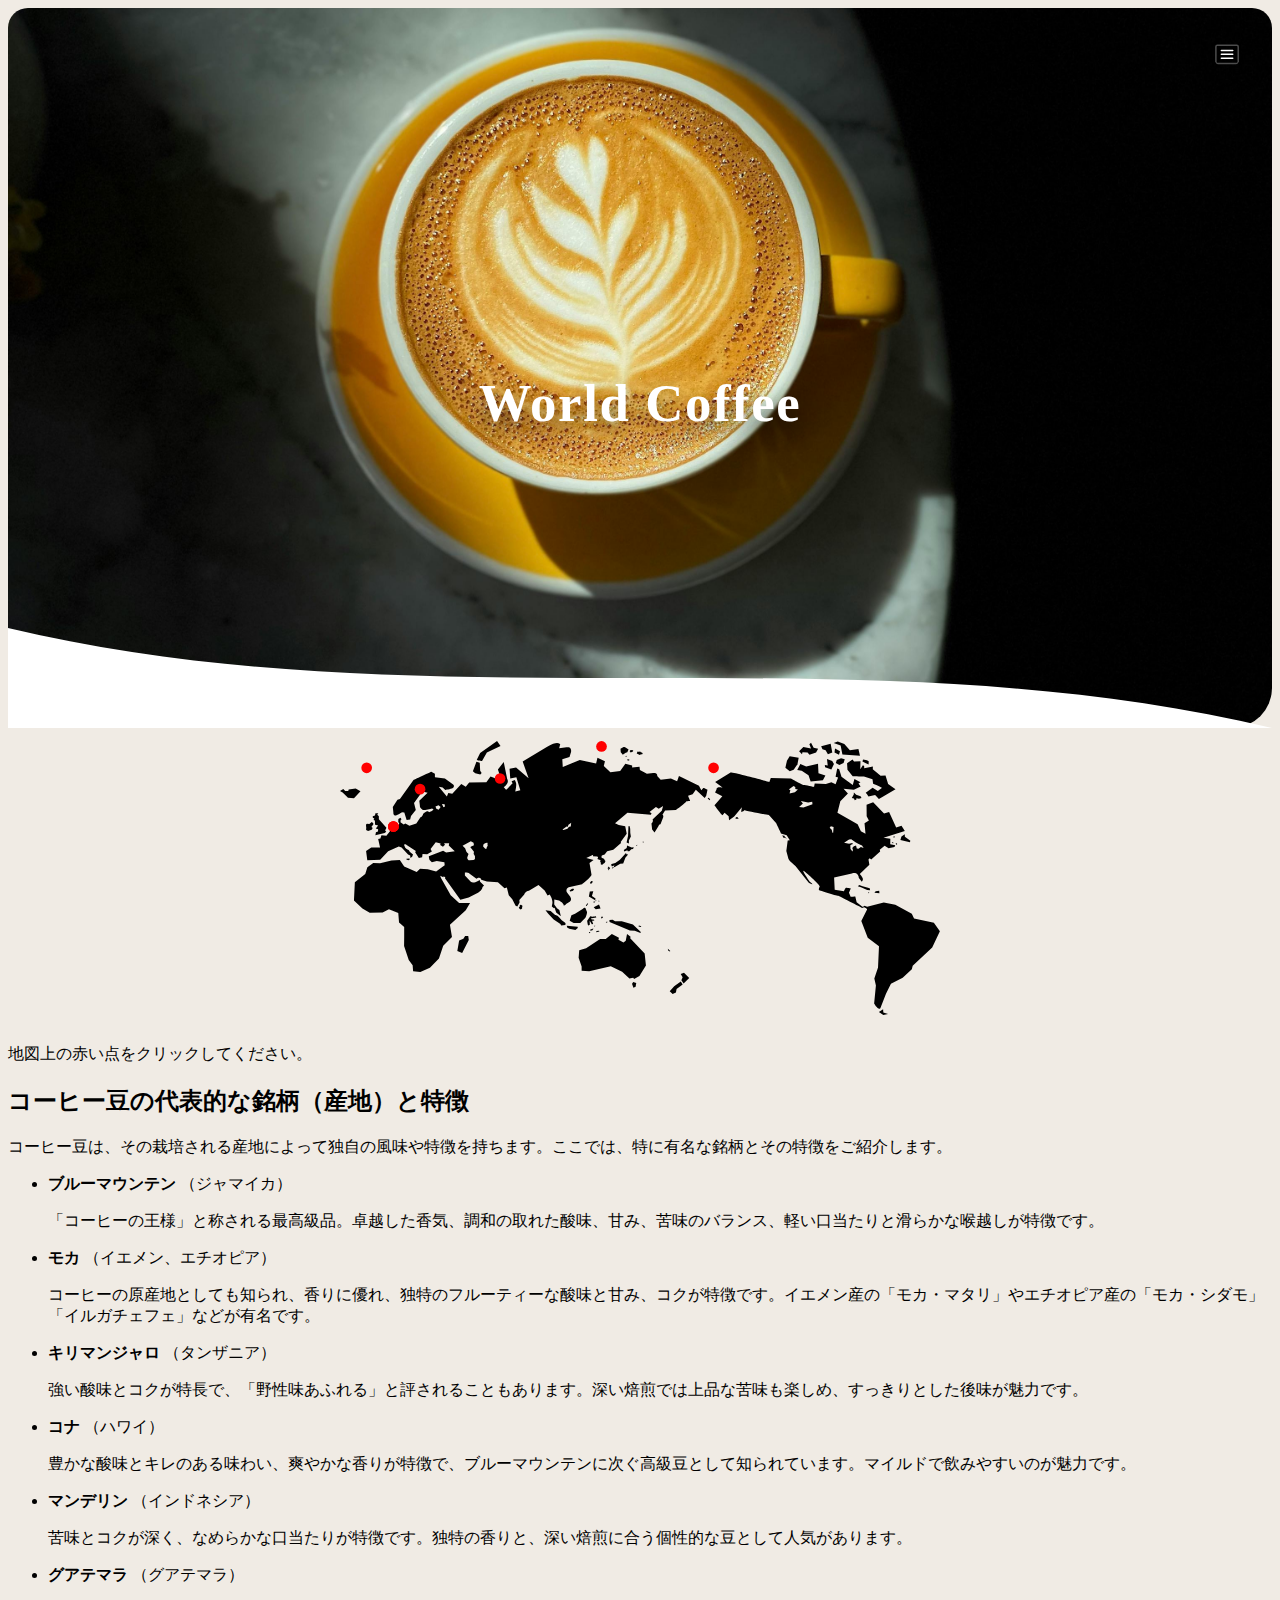
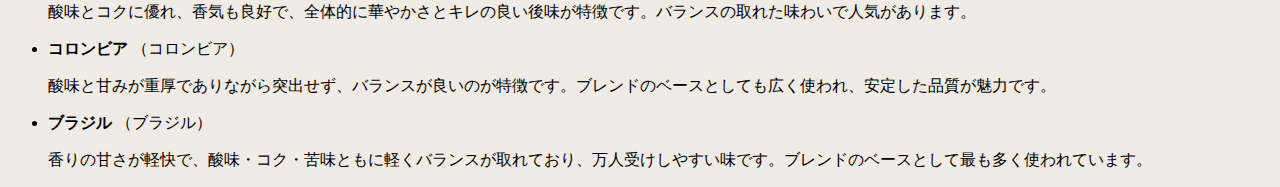
<file: index.html>
<!DOCTYPE html>
<html lang="ja">

<head>
	<meta charset="UTF-8">
	<title>coffee-world</title>
	<link rel="stylesheet" type="text/css" href="css/index.css">
</head>

<body>
	<nav id="sidebar">
		<ul>
			<li><a href="arabica.html">アラビカ種</a></li>
			<li><a href="liberica.html">リベリカ種</a></li>
			<li><a href="robsta.html">ロブスタ種</a></li>
		</ul>
	</nav>
	<header class="hero">
		<img src="img/pexels-eyad-tariq-2217318-3879495.jpg" alt="main-visual">
		<svg class="wave" viewBox="0 0 1440 100" preserveAspectRatio="none">
			<path d="M0,0 C480,100 960,0 1440,100 L1440,100 L0,100 Z" fill="white" />
		</svg>
		<div id="mask"></div>
		<h1>World Coffee</h1>
		<div id="menuBtn">
			<img src="img/menu-6681018.svg" alt="menuBtn" width="30" height="30">
		</div>
	</header>
	<div class="container">

		<main>
			<div class="map-wrapper">
				<svg xmlns="http://www.w3.org/2000/svg" width="600px" height="300px"
					enable-background="new 0 0 1124.312 513" version="1.1" viewBox="0 0 1124.312 513">


					<polygon points="992.12 284.16 989.65 283 989.65 284.88" />
					<polygon points="1039.6 178.97 1038.5 178.25 1036.3 179.44 1038.5 181.09" />
					<polygon points="1042.4 194 1044 193.06 1043.7 191.19 1041.2 191.88" />
					<polygon points="1034.4 190.94 1036.9 191.41 1036.9 190 1034.1 189.31" />
					<polygon points="567.62 188.12 567.07 189.53 568.46 190 569.54 188.84" />
					<polygon points="557.25 194 554.81 195.62 556.17 196.56" />
					<polygon points="478.38 298.97 478.91 300.12 480.3 299.66 480.02 298.25" />
					<polygon points="485.73 299.19 484.09 299.19 484.65 300.59 486.01 300.59" />
					<path
						d="m565.46 25.156s3.551-1.406 0.278-3.75c0 0-2.995 0.219-2.995-1.875 0 0-3.026 0.719-5.219 0l-1.513 3.5 5.867 3.094s2.47-2.375 3.58-0.969z" />
					<polygon points="538.69 36.188 541.68 36.438 542.52 34.781 538.69 33.625" />
					<polygon points="535.42 29.625 537.05 28.906 537.05 27.281 535.17 28.219" />
					<polygon points="549.06 19.281 549.34 17.188 544.43 16.469 542.8 18.812 544.71 21.406" />
					<path
						d="m526.12 20.688l3.86 4.938s4.508-3.875 8.43-4.688l2.192-5.406s-6.269-4.688-9.264-4.469l-5.744 3.062 0.52 6.563z" />
					<polygon points="688.82 106.88 692.37 110.62 693.73 109.47 691.02 105.94" />
					<polygon points="935.05 25.406 936.97 18.812 927.67 13.875 926.59 21.406" />
					<path d="m743.42 142.09l-2.162 1.406v2.125l3.273-0.219h2.439c0 0.01-1.08-3.06-3.55-3.31z" />
					<polygon
						points="833.49 178.97 832.69 177.31 828.3 176.84 830.25 178.97 830.77 181.09 833.49 181.31 837.32 182.97" />
					<polygon points="618.97 393.38 614.31 389.12 614.87 392.19 617.86 394.28" />
					<polygon points="477.27 299.91 474.83 300.84 475.63 302.72 477.27 302.47" />
					<polygon points="560 345.69 559.44 347.31 563.55 348.28 564.63 346.84" />
					<polygon points="500.21 340.53 501.29 338.62 499.38 338.41 498.02 339.56" />
					<polygon points="477.27 348.03 478.38 345.94 476.19 346.16" />
					<polygon points="480.3 358.12 486.01 356.72 485.45 355.53 480.54 356.03" />
					<polygon points="466.34 358.84 467.73 360.25 468.56 359.31 469.09 357.91 467.17 357.66" />
					<polygon points="472.36 355.06 475.11 351.81 473.19 351.56 468.56 353.69 468.56 355.06" />
					<polygon points="980.11 34.312 979 38.375 990.48 44 990.76 37.906 987.46 35.688" />
					<polygon
						points="249.01 56.625 253.4 60 262.88 62.625 265.41 59.781 262.66 55.719 261.86 40.656 255.59 38.844" />
					<path
						d="m266.18 37.375l9.017-16 25.62-12.375-6.546-9-31.651 22.281-6.269 12.594c0.01 1.156 9.83 2.5 9.83 2.5z" />
					<polygon points="904.11 15.469 909.95 17.125 914.3 24.781 922.49 21.469 919.4 4.969 901.61 9.531" />
					<polygon
						points="860.26 18.938 865.73 24.5 866.62 21.031 876.17 21.219 879.72 25.375 892.1 21.156 895.93 14.406 887.56 12.344 882.65 3.031 879.53 5.719 882.65 13.844 868.26 10.812" />
					<polygon
						points="925.11 3.688 938.14 8.281 941.42 25.219 974.36 27.344 971.46 14.719 955.43 16.969 945.06 5.562 932.68 0.906" />
					<polygon
						points="938.88 32.281 930.85 35.594 929.06 40.969 935.76 44.75 943.61 40.844 945.8 34.094" />
					<polygon
						points="909.02 48.938 920.7 53.156 925.57 42.938 922.33 37.25 912.48 33.469 913.93 45.625 908.47 44.562" />
					<polygon
						points="842.79 56.438 850.07 53.438 857.18 43.406 859.52 30.938 842.6 28.375 837.51 36.781 834.6 49.688" />
					<polygon
						points="895.74 42.188 873.54 47.594 862.61 43.094 856.81 54.031 865.14 55.438 877.9 63.781 881.91 75.625 904.85 73.375 909.58 64.25 896.61 60.281" />
					<path
						d="m998.39 52.688l0.154-4.938-16.181 3-0.186-4.219-2.347-1.5-4.91 7.812 0.371-15.156-12.043 0.438-2.903-3.594-10.19 6.844 0.741 12.062 9.819 12.281c2.563 0 21.09 0.625 21.09 0.625l16.026 4.938 1.112 8.562c1.451-0.156 16.922 7.656 16.922 7.656l-8.029 6.156-9.819-6.312-12.908 9.438c2.038 1.656 5.095 6.906 5.095 6.906l12.537-2.844 7.102 7.781 31.126-18.594-13.833-9.906-4.91-15.594-9.2 0.464-14.71-12.312z" />
					<polygon
						points="977.27 106.56 975.48 103.25 967.26 100.53 962.91 96.062 962.72 100.25 959.08 106.41 963.06 107.44 964.54 110.75 967.63 109.38 967.63 107 972.54 107.91" />
					<polygon
						points="1052.1 178.88 1050.1 185.44 1067.9 189.53 1068.8 186.53 1058.5 179.09 1058.3 174.38" />
					<polygon points="1010.4 280.28 1003.7 281.31 1001.5 284.19 1010.8 285.06" />
					<polygon
						points="992.67 275.75 979.27 272.03 972.91 269.62 970.35 272.16 977.39 274.31 987.83 278.94 993.29 279.38" />
					<polygon points="1018.1 508.5 1017.7 502.38 1009.8 507.41 1018.1 513 1027 511.19" />
					<path
						d="m1113 340.44l-37.302-7.938-4.2-9.156-30.941-16.656-21.646-4.219-31.126 7.969-5.095-2.125s-2.007 3-4.385 1.375l-10.159-7.969-2.563-10.656s-7.442 0.719-8.739 0.781l-3.088-7.5s2.532-7.219 3.644-8.25c0 0-8.399-1.344-9.264-1.375-0.926-0.031-3.829 6.469-3.829 6.469l-17.292-2.875-1.112-22.781 33.319-7.656s6.917-2.25 9.634 1.031c0 0 4.168 4.344 3.088 7.219l5.836 7.5 1.452-2.25s1.451-3.156-0.186-5.25c0 0-1.111-3.438-5.095-7.344l18.033-17.094-1.667-9.906 2.192-2.406 2.934 2.25 16.737-14.875-0.741-2.969 9.109-7.812 7.442 4.938 11.116-2.531 1.297-3.031-9.294-2.25 0.154-10.188-12.846-1.656 39.989-12.906-6.207-9.906-10.005 3.594-13.278-29.375-9.449 3-20.411-20.875-12.352 4.656 0.185 21.188 4.169 8.219-8.183 5.094 1.822 19.531-8.584-4.344-6.145-13.375-37.858-21.625 5.435-21.438 14.205-14.406-8.152-9.094 19.423 2.062 12.568-6.156-4.02-5.836 3.674-2.094-11.302-6.312-3.088 11.531-21.122-15.75-4.354-13.938-3.674-1.188-3.057 15.438 4.725 1.344-4.725 12.438-7.84-3.719-10.375 3.281-20.905-0.906s-0.494 3.344-1.297 6.469c0 0-18.713-4.062-19.454-3.594-0.741 0.438-24.024-12.312-24.024-12.312l-37.518-1.062-2.717 7.688s-72.412-19.969-73.338-17.438l-28.224 17.281 13.834 10.625s-11.611-3.156-11.271 3.438l-2.717 6.031 13.648 6.75-14.729 16.938s13.463 18.469 15.069 18.906l3.829-4.781 7.658 6.312 0.741 7.781 9.634-7.062 14.39-17.531-1.482 9s6.392-1.344 5.836-3.312c0 0 43.664 9.156 45.856 8.688l13.833 15.469s7.473 15.344 9.264 19.5l10.653 3.219 5.867 9.562-3.952 0.406-2.563 19.375 4.045 15.156 2.532 3.594 10.9 10.188 19.299 24.312 5.28 6.438s5.466 3 6.547 2.594c1.111-0.469-4.725-4.656-4.725-4.656s-13.463-19.375-12.197-20.281 32.207 27.031 30.941 29.562c0 0-2.934 5.406-1.112 6.75 0 0 33.812 11.156 36.036 10.344 0 0 43.138 21.906 44.435 22.812l3.798-1.344s7.287 2.844 5.28 4.812l-10.561 20.969 12.043 31.656 21.09 15.938-1.8 39.42-6.917 20.844 2.934 12.906-3.304 34.062s7.998 13.812 11.642 8.844l10.561-27.156 9.294-18.719 22.017-11.594 17.107-15.719 1.637-6.469 36.561-34.375 14.39-30.25-11.3-15.93zm-159.11-156.25l4.107-0.438 7.905 5.844 5.991 3.156 6.299 2.688 2.996 4.75-5.19-1.81-4.354 3.375-3.273-0.469-1.359-5.844-4.107 1.781-2.995 2.969 1.35 3.8-1.081 2.688-3.551-4.719-0.309-5.844s-0.803-2.031 4.94-3.375l-1.636-1.812-5.744 1.375-9.295-2.062 9.29-6.07zm-101.56-88.565l-9.819 2.562 1.359-6.812-2.996-0.938 9.017-6.344 3.273 1.875v3.781l4.91 0.688-5.74 5.188zm33.04 22.535l-16.922 6.344-8.183-0.938 7.103-6.594-3.829-4.906 13.648 3.031 7.658-1.406 0.52 4.48zm36.03 47.9l-3.798-3.781 2.162-2.562 5.188 1.188-0.833 11-1.328-0.219-1.39-5.63z" />
					<polygon points="489.56 332.5 492.83 330.84 491.2 328 489.37 329.91" />
					<path
						d="m463.71 303.84s-1.112 2.406-2.378 3c0 0-1.605 3 0.927 1.656l2.192-2.719c0.01 0 1.61-1.94-0.74-1.94z" />
					<path
						d="m470.82 267.06s1.637-1.5 2.378-2.531c0.71-1.031 0.031-2.062 0.031-2.062l-2.038-0.188-2.377 2.25-0.124 2.125 2.13 0.4z" />
					<polygon points="503.36 235.16 501.11 238.56 502.87 238.66 502.22 242.34 506.23 238.28" />
					<polygon points="510.68 238.47 513.03 236.91 511.95 235.88 509.38 237.75" />
					<polygon
						points="524.48 222.22 515.78 228.22 508.98 230.47 507.32 233.16 509.6 233.06 509.29 234.78 514.51 232.56 513.06 235.06 514.02 236.25 525.22 229.91 530.69 229.44 534.7 218.75 539.83 212.47 536.87 212.16 535.88 209.47" />
					<polygon
						points="531.77 204.22 532.7 206.94 538.5 204.38 539.06 206.31 542.15 206.47 545.79 202.72 549.06 202.25 550.52 198.97 546.5 199.56 537.95 195.78 537.27 200.38" />
					<polygon
						points="541.44 191.75 541.25 186.22 545.05 178.88 543.97 172.12 543.78 164 542.52 159.22 540.51 159.66 539.8 177.22 537.05 189.81" />
					<polygon
						points="626.23 459.25 617.86 468.72 623.3 473.66 629.47 471.06 630.71 464.38 642.1 455.94 638.61 450.25" />
					<polygon points="644.6 433.91 638.43 436.44 642.04 442.31 639.69 448 643.86 454.31 654.42 443.81" />
					<polygon points="555.08 453.25 549.43 451.16 547.24 454.59 549.8 461.97 553.97 460.31" />
					<polygon
						points="570.9 398.19 543.78 369.25 544.52 366.53 537.85 361.59 535.42 373.91 531.22 377.34 521.77 372.38 522.69 368.34 509.38 361.59 497.93 370.88 487.37 370.75 461.18 388 448.24 392.06 447.16 405.84 452.78 422.5 452.78 430.47 466.99 431.06 507.41 422.06 528.68 432.09 542.33 445.03 549.43 443.19 551.07 445.91 561.08 440.06 573.27 420.41" />
					<polygon
						points="548.88 343.44 527.97 337.31 515.4 337.44 510.87 334.88 504.84 335.03 505.15 339.09 543.23 354.84 552.34 355.12 563.05 359.5 563.64 357.56" />
					<polygon
						points="478.1 297.97 478.81 294.69 472.08 290.19 474.64 281.47 468.1 281.91 466.37 291.03" />
					<polygon points="475.39 311.34 479.18 314.94 488.29 313.88 485.36 305.94" />
					<path
						d="m438.42 278.31l-0.556-1.625-3.088 0.125-4.539 3.031c1.081 3.125 3.088 1.469 3.088 1.469l2.532-0.594 2.57-2.4z" />
					<path
						d="m463.16 336.53s1.081 8.719 2.192 9l2.748-1.656-0.216-7.344 4.015 6.781 2.563-0.469-2.192-6.312 2.192 0.156s4.539-0.719 0.185-2.406c0 0-8.029-0.625-2.934-2.531l8.523-1.281-0.68-2.188s-7.287 1.625-10.561 0l-5.83 8.25z" />
					<polygon
						points="445.52 350.19 445.34 347.94 424.96 346 425.67 349.16 429.68 351.53 441.14 353.78" />
					<path
						d="m437.87 340.88h12.383l9.634-9.875s4.755-10.062 2.378-12.188l-2.193-5.844s-2.007-1.938-4.724 1.219l-14.915 9.156-6.762 2.844-3.273 10.344 7.46 4.35z" />
					<path
						d="m421.32 339.69l-5.836-4.062c-8.554-11.25-12.352-9.75-12.352-9.75l-8.399-7.344-9.634-1.656 4.725 6.312 10.561 11.25 12.63 8.094 1.39 3 7.627-0.875c2.19-2.88-0.71-4.97-0.71-4.97z" />
					<path
						d="m338.5 306.84l-1.976 1.344s1.266 2.562-1.112 3.156c0 0-1.451 1.938 3.273 4.031l2.563-1.656v-2.812l0.896-1.844s-2.53-3.28-3.64-2.22z" />
					<polygon
						points="240.3 365.03 234.44 365.38 231.22 370.25 223.23 373.66 219.83 393.47 228.91 397.25 241.32 372.56" />
					<polygon points="128.15 223.44 130.68 222.06 130.31 219.81 124.47 220.44 124.47 222.06" />
					<path
						d="m52.649 168.47l6.701-2.5c3.829-3.469-0.556-4.812-0.556-4.812l3.489-4.938c1.822-1.656-2.748-4.531-2.748-4.531l-4.57 3.438-4.354-0.281c-2.903 0-1.451 6.312-1.451 6.312l-0.216 5.25 3.705 2.06z" />
					<polygon
						points="64.26 144.94 62.808 147.97 65.371 148.53 65.711 156.66 71.547 158 67.039 163.59 71.485 165.03 71.146 169.19 67.348 170.91 66.267 176.16 83.744 172.41 86.647 169.84 84.64 167.31 87.018 162.19 72.813 146.31 72.813 140.91 69.88 138.19 71.732 135.34 66.452 135.34 65.526 139.25 61.357 140.91 61.542 143.75" />
					<polygon
						points="26.217 107 38.414 93.969 29.335 88.688 16.212 90.781 15.501 93.344 9.665 93.656 6.207 89.594 0 93.656 4.941 96.188 14.946 106" />
					<path
						d="m681.2 87.344l-4.2 4.656-4.354-8.406-37.487-18.156-3.489 9.906-11.611-5.094-19.114 2.094-6.546-7.188s1.452-6.625-7.658-5.281l-11.642 1.5-13.124-7.469-0.71-6.031-13.834 1.656v-3.906l-12.722-3.281-9.665 13.812-18.373 2.219-12.383-11.531 2.192-9.156-14.019-6.312-2.563 10.656-30.57-6.75-31.86 13.218-0.927-14.312 13.525-4.5 2.841-9.188s2.377-10.75-8.554-8.844l-13.648 1.812 1.915-7.562s-4.076-7.906-24.364 4.5l-45.948 27.875 11.116 31.188-23.499-20.25-12.197 2.406 1.297 18.625 11.456-2.406 7.43 24.156-9.449 2.25s3.304-14.25 0.927-17.094l-1.637-4.344-6.207 2.531 1.822 3.75s-10.715 11.625-11.827 11.844c-1.081 0.219-4.724-4.812-4.724-4.812s11.641-7.188 6.361-15.594l-6.361-31.188-10.931 13.812 7.102 21-20.905-7.969-7.843 11.094-32.207 0.156-6.361 8.125-8.399-5.125-16.91 18.158-7.442-1.375-2.656 6.625-15.19-18.278 7.288 1.469 4.91 4.5s9.387-1.375 14.39-3.594c0 0 3.984-3.438 0.34-6.594l-15.44-11.094-18.713-2.594v-6.281l-6.793-3.875s-29.49 13.594-33.658 15.75l-25.105 35.344-4.632 1.344-8.739 13.5 1.081 10.125s-0.371 4.719 2.748 5.625c3.088 0.906 13.34-6.094 13.34-6.094l4.385 0.688 4.385 14.188 6.547-1.125 1.636-6.531 8.986-11.25-3.29-13.06 15.563-21.812 9.85 2.688-15.563 14.844s1.328 9.438 1.359 12.156c0 0 3.52 3.906 5.188 5.188 1.081 0.812 14.328-1.625 17.2-2.938 0 0 2.903 1.438 2.717 2.469-0.185 1.062-7.38 4.5-7.38 4.5s-3.52-1.844-5.527-1.406-6.269 4.406-6.269 4.406-0.803 5.188-5.095 6.625l-7.751 11.844-12.938 4.094-7.627-4.406-3.088 1.812-6.021-4.219 0.247-4.094 1.76-1.281-2.1-3.031-3.922 2.406-0.155 5.25 1.822 3.625s-1.235 4.094-4.755 3c-2.439-0.812-5.991 2.531-5.991 2.531l-13.309 16.844-9.264-0.5-2.007 6-4.169 0.938 3.52 15.719-16.458-0.125-9.696 6.781 2.254 17.219 24.178-1.062 14.946-15.75 19.824-9 5.281 2.094 12.197 12.906 3.983 2.25 0.401 4.5 3.273-2.25 1.606-4.188-6.176-5.125-1.451-3.125s-4.91-1.656-6.917-4.375l-2.347-5.688s2.903-2.875 4.91 0.125l17.262 11.438-1.266 2.406 6.917 10.781 6.176-1.344 0.741-6 8.739 0.438 8.739-5.406-2.378-4.781 9.665-12.469 9.079 2.25-0.741 3 5.126 3.281 3.767-3.812-1.606-3.062 9.48 0.156-0.741 4.5 11.271 10.656-16.181 2.406-5.651-3.312-26.803 10.25s0.371 5.031 1.42 7l4.292 4.156 9.078-2.5 14.39 2.562 0.556 5.531-16.026 11.719-15.687-4.156-14.544-0.75-6.176 5.938-23.468-10.188-8.183-12.156-15.656 0.75-21.461 4.938-12.63-0.219-11.055 7.875-3.983 12.75-19.485 15.469-1.698 33.906 15.903 15.438 13.648 7.656 24.209-0.594 11.827-5.688 17.478 7.031 1.451 17.406 9.634 8.844v18.594l-0.185 16.688 8.739 26.219 7.287 10.062 0.896 11.094 13.494 1.219 18.003-7.969 16.922-16.938 7.998-23.875 16.397-16.5-3.829-22.875 29.675-27.219 7.998-13.656-20.473 0.094-15.748-14.812-18.188-31.938-1.482-4.656 5.836 3 0.556-1.938s4.91 2.219 2.532 3.906l28.811 40.125 15.625-4.125 18.373-9.469s6.732-3.719 7.627-10.031l2.748-3.031-7.287-7.031-0.71-3.312s-11.302 7.688-16.767 3.469l-11.086-11.844v-5.406s5.991-0.75 8.893 1.938l12.753 9.75 3.088-1.938s6.021-0.156 5.836 3.75l10.53 3.156 20.751 1.344 12.383 11.406 4.385-1.5 3.613 14.375 6.577 7.844 6.176 11.812 3.273 1.656 4.199-7.344-0.37-4.781 9.109-10.219s1.791-6.719 8.708-7.344l18.033-10.656 11.456 10.062 5.528 9.75 3.952-2.125s7.411 10.094 4.54 19.375l-0.556 3 4.015 3.438 1.266-0.75 2.903 8.875 8.739 6.75-2.748-11.406-4.508-3.312-5.095-7.344 0.154-9 8.77 1.625s9.789 5.281 8.893 9.938c0 0 3.644-1.062 4.354-3.188l4.57-2.844s7.998-2.531 3.273-10.938l-6.361-8.406s-3.304-5.656 3.458-9.125l25.105-5.875s18.188-13.938 17.632-17.688l-3.798-22.219 7.627-5.406-13.648-3.594 12.938-6.156-0.556 2.844 8.369 0.312 1.451 1.812-1.44 2.93 6.207 2.125-1.112 2.25 1.266 2.094 0.186 3.594 2.748 0.75s2.748-2.688 3.458-2.844 2.223-3 2.223-3l-0.525-2.562h-1.112s0.68-3.438-4.261-4.344l-1.637-1.5 0.927-3 5.28-1.938 4.725-6.312 11.456-2.875 14.575-12.281-0.741-2.25 11.302-15.156-2.749-14.25-12.166-2.406-6.917-3.281 23.283-19.5 43.879 3.594 1.235-2.562-3.798-2.406 12.012-9.594 5.28 3.469 8.183-5.125-2.532 8.719-17.292 16.344s2.532 3.438-2.007 7.5l1.266 11.25 4.54 5.719 7.473-12.312s1.266-3.469 3.644-3.156l5.095-13.188s1.112-3.312-1.451-4.531l4.91-8.094 20.195-0.875s18.929-13.531 19.485-15.906c0 0 5.404-1.031 7.627-0.75 0 0-2.409-5.312-4.169-10.062l8.523-2.844 6.021-8.406 16.582 15.469 2.872-3.938 2.378-11.375-7.45-3.901zm-496.3 41.096l-4.354-1.625-1.636-4.344 5.805-2.281 3.829 3.469-3.65 4.77zm8.93-4.32l-2.748-6.188 4.941 0.469 0.71 4.188-2.9 1.53zm58.95 93s1.297 5.094-2.903 5.688l-6.732 0.625s-4.539 0.406-4.725-5.406l2.378-6.625s-4.724-3.281-5.095-7.344l-1.266-3.156-4.755-4.781 9.449-5.125 6.021-3.438 5.095 2.844 0.741 4.656-5.095 2.25s-3.304 1.5 0.34 3.75l4.755 6.438-0.556 3.906c0.01 0 3.62 4.81 2.36 5.71zm22.23-18.31s0.154 5.656-3.767 1.875l-2.964-3.219s0.124-2.531 1.081-4.5l3.644-1.969s3.644-1.344 3.644 0.438c0 0-0.772 2.125 0.154 3.344 0.01 0.01-0.14 2.85-1.78 4.04zm157.76-43.09l-0.278 4.219-2.996 0.719-1.637 1.156-1.081 1.875-1.915 1.188-6.269 1.875-1.636-0.938 7.627-5.625 2.717 0.219v-1.42l0.834-2.125 5.188-3.969-0.55 2.81z" />
					<circle class="pin" cx="50" cy="50" r="10" fill="red" />
					<circle class="pin" cx="100" cy="160" r="10" fill="red" />
					<circle class="pin" cx="150" cy="90" r="10" fill="red" />
					<circle class="pin" cx="490" cy="10" r="10" fill="red" />
					<circle class="pin" cx="700" cy="50" r="10" fill="red" />
					<circle class="pin" cx="100" cy="160" r="10" fill="red" />
					<circle class="pin" cx="300" cy="70" r="10" fill="red" />
					<circle class="pin" cx="100" cy="160" r="10" fill="red" />
				</svg>
			</div>

			<p>地図上の赤い点をクリックしてください。</p>


			<div class="bean-info" id="meigara">
				<div class="container">
					<h2>コーヒー豆の代表的な銘柄（産地）と特徴</h2>

					<p>コーヒー豆は、その栽培される産地によって独自の風味や特徴を持ちます。ここでは、特に有名な銘柄とその特徴をご紹介します。</p>

					<ul>
						<li class="pin.hover" id="bluemountain">
							<strong>ブルーマウンテン</strong> <span class="origin">（ジャマイカ）</span>
							<p>「コーヒーの王様」と称される最高級品。卓越した香気、調和の取れた酸味、甘み、苦味のバランス、軽い口当たりと滑らかな喉越しが特徴です。</p>
						</li>
						<li class="pin.hover" id="moca">
							<strong>モカ</strong> <span class="origin">（イエメン、エチオピア）</span>
							<p>コーヒーの原産地としても知られ、香りに優れ、独特のフルーティーな酸味と甘み、コクが特徴です。イエメン産の「モカ・マタリ」やエチオピア産の「モカ・シダモ」「イルガチェフェ」などが有名です。
							</p>
						</li>
						<li id="kirimannjaro">
							<strong>キリマンジャロ</strong> <span class="origin">（タンザニア）</span>
							<p>強い酸味とコクが特長で、「野性味あふれる」と評されることもあります。深い焙煎では上品な苦味も楽しめ、すっきりとした後味が魅力です。</p>
						</li>
						<li id="cona">
							<strong>コナ</strong> <span class="origin">（ハワイ）</span>
							<p>豊かな酸味とキレのある味わい、爽やかな香りが特徴で、ブルーマウンテンに次ぐ高級豆として知られています。マイルドで飲みやすいのが魅力です。</p>
						</li>
						<li id="mannderinn">
							<strong>マンデリン</strong> <span class="origin">（インドネシア）</span>
							<p>苦味とコクが深く、なめらかな口当たりが特徴です。独特の香りと、深い焙煎に合う個性的な豆として人気があります。</p>
						</li>
						<li id="guatemara">
							<strong>グアテマラ</strong> <span class="origin">（グアテマラ）</span>
							<p>酸味とコクに優れ、香気も良好で、全体的に華やかさとキレの良い後味が特徴です。バランスの取れた味わいで人気があります。</p>
						</li>
						<li id="corombia">
							<strong>コロンビア</strong> <span class="origin">（コロンビア）</span>
							<p>酸味と甘みが重厚でありながら突出せず、バランスが良いのが特徴です。ブレンドのベースとしても広く使われ、安定した品質が魅力です。</p>
						</li>
						<li id="brajiru">
							<strong>ブラジル</strong> <span class="origin">（ブラジル）</span>
							<p>香りの甘さが軽快で、酸味・コク・苦味ともに軽くバランスが取れており、万人受けしやすい味です。ブレンドのベースとして最も多く使われています。</p>
						</li>
					</ul>
				</div>

			</div>


		</main>
	</div>
	<script src="script.js"></script>
</body>

</html>
</file>
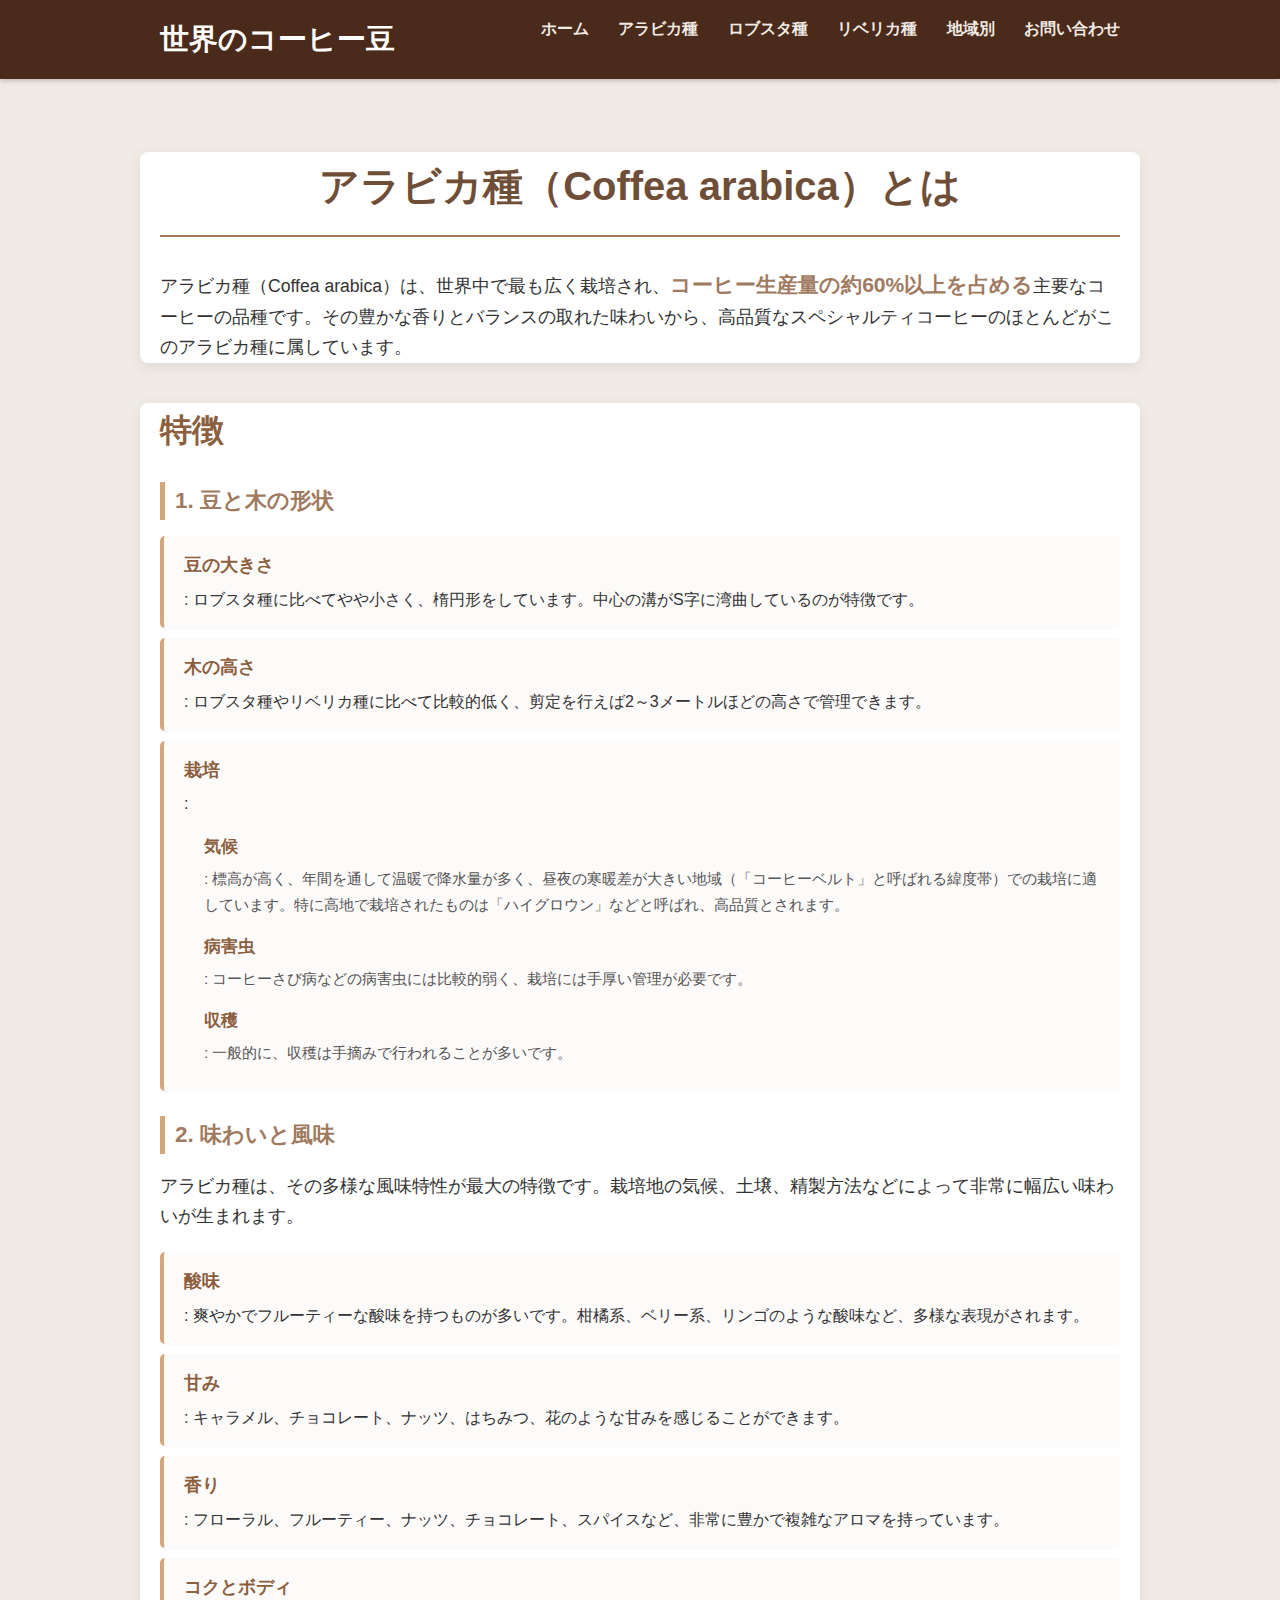
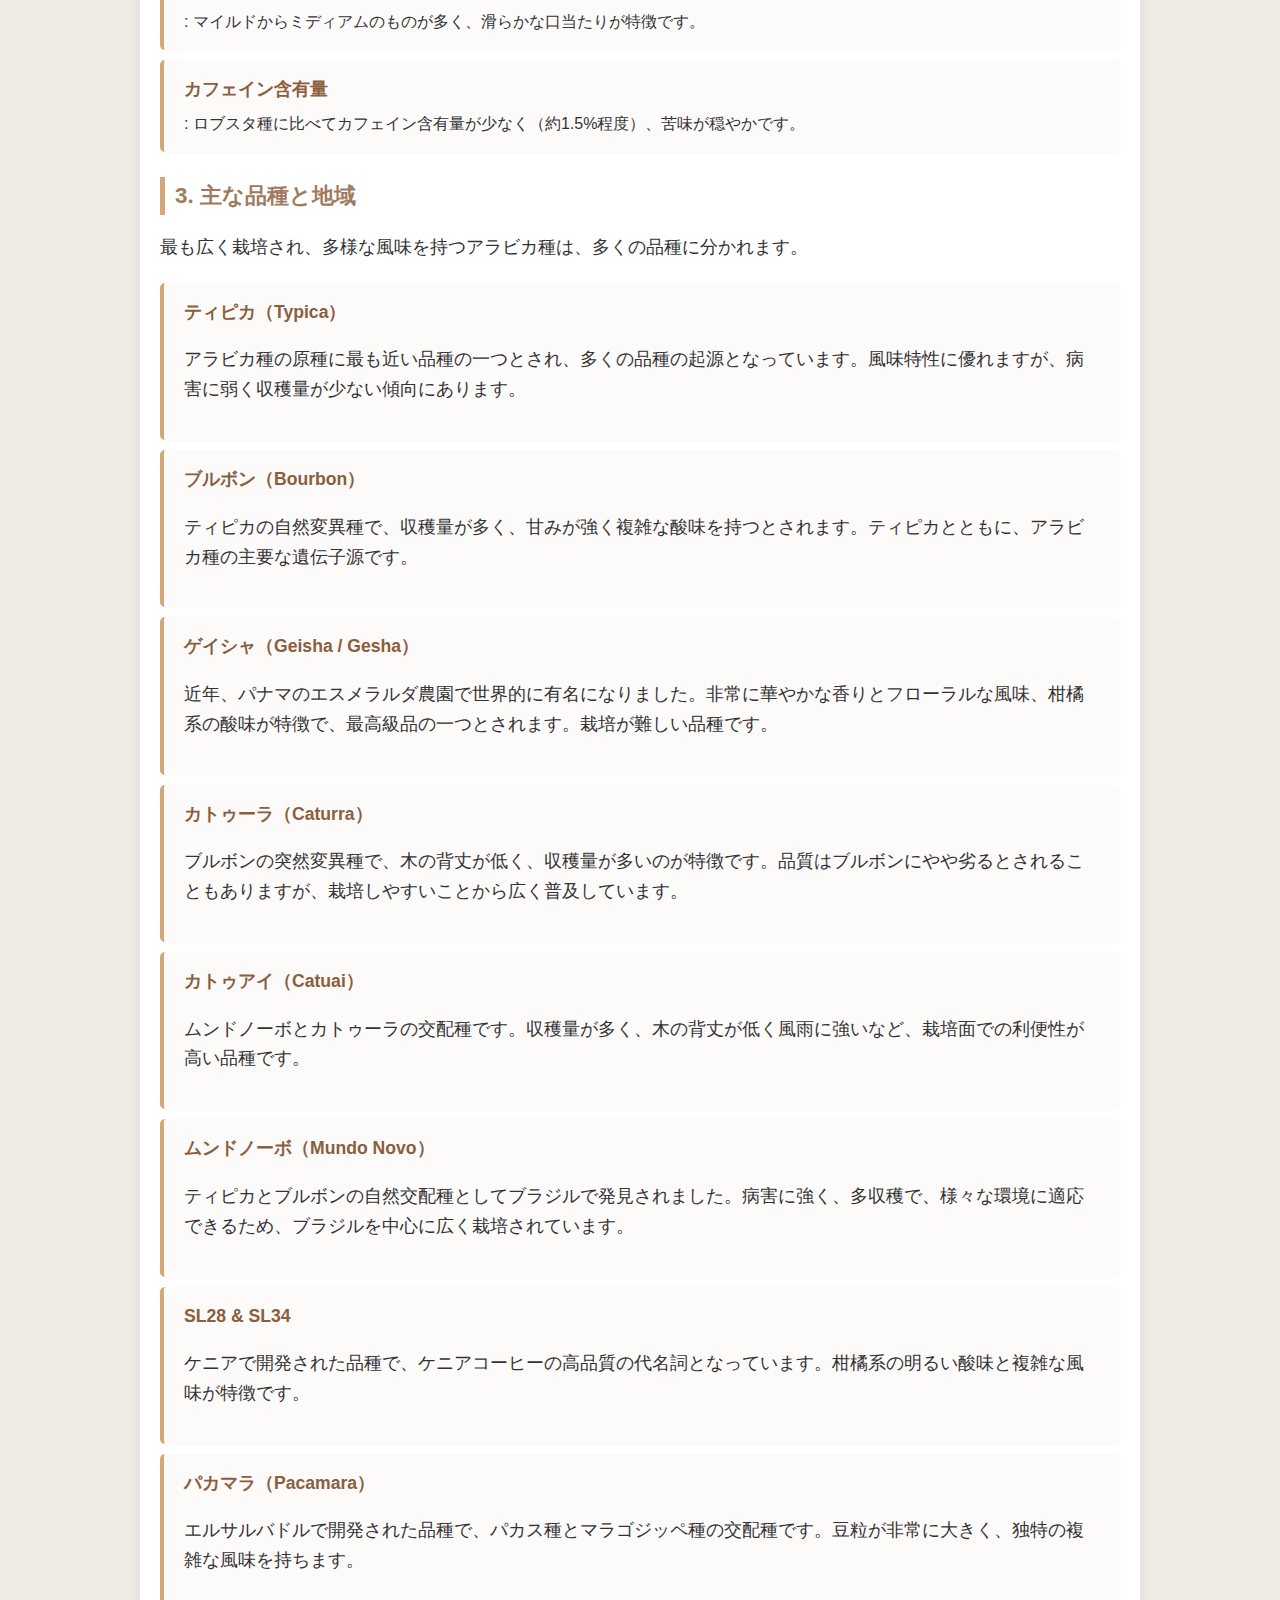
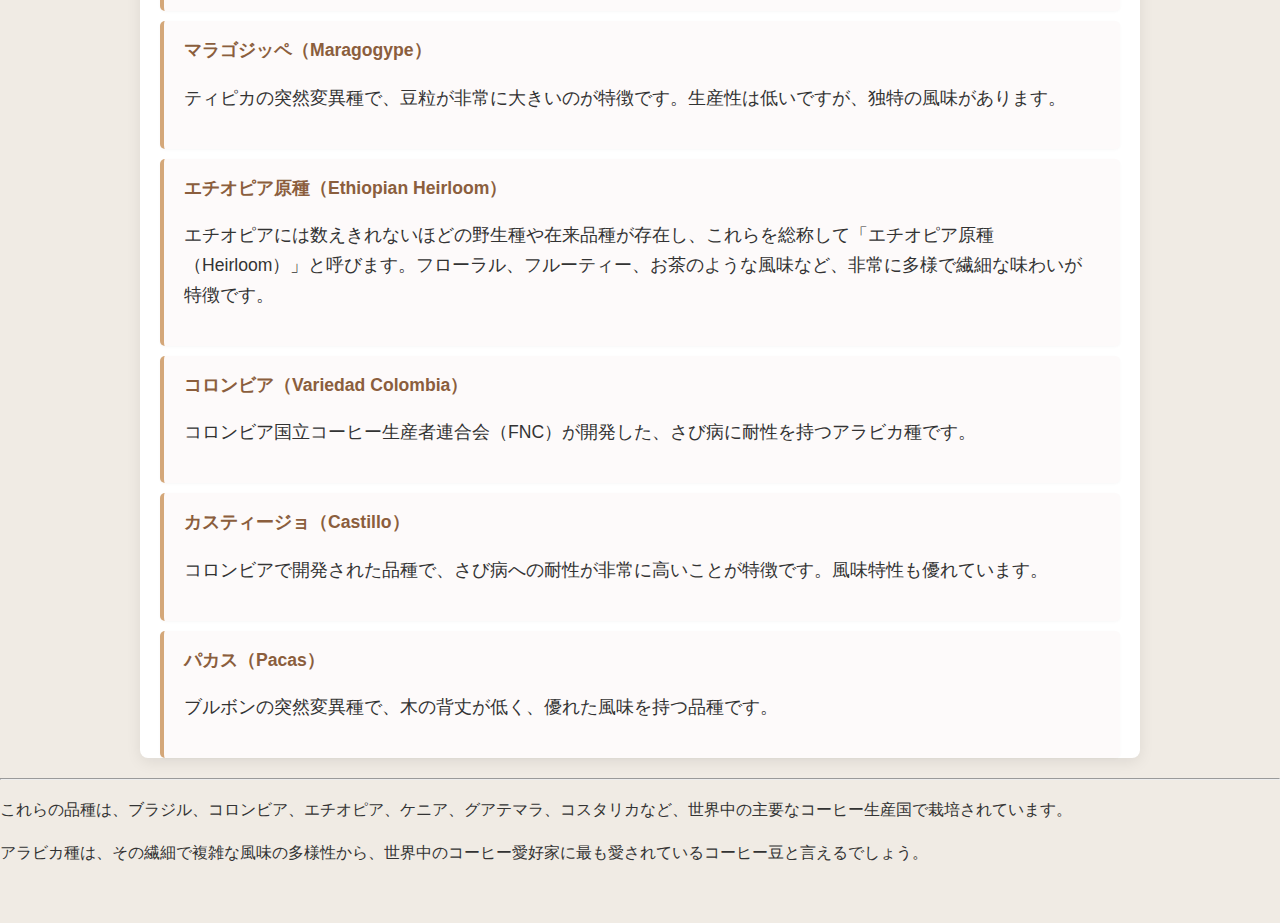
<file: arabica.html>
<!DOCTYPE html>
<html lang="ja">

<head>
    <meta charset="UTF-8">
    <meta name="viewport" content="width=device-width, initial-scale=1.0">
    <title>アラビカ種 - 世界のコーヒー豆図鑑</title>
    <link rel="stylesheet" type="text/css" href="css/shurui.css">
</head>

<body>
    <header>
        <div class="container">
            <h1><a href="index.html">世界のコーヒー豆</a></h1>
            <nav>
                <ul>
                    <li><a href="index.html">ホーム</a></li>
                    <li><a href="arabica.html">アラビカ種</a></li>
                    <li><a href="robusta.html">ロブスタ種</a></li>
                    <li><a href="liberica.html">リベリカ種</a></li>
                    <li><a href="regions.html">地域別</a></li>
                    <li><a href="contact.html">お問い合わせ</a></li>
                </ul>
            </nav>
        </div>
    </header>
    <main>
        <section id="arabica-intro" class="container">
            <h2>アラビカ種（Coffea arabica）とは</h2>
            <p>アラビカ種（Coffea
                arabica）は、世界中で最も広く栽培され、<strong>コーヒー生産量の約60%以上を占める</strong>主要なコーヒーの品種です。その豊かな香りとバランスの取れた味わいから、高品質なスペシャルティコーヒーのほとんどがこのアラビカ種に属しています。
            </p>
        </section>
        <section id="arabica-features" class="container">
            <h3>特徴</h3>
            <h4>1. 豆と木の形状</h4>
            <ul>
                <li><strong>豆の大きさ</strong>: ロブスタ種に比べてやや小さく、楕円形をしています。中心の溝がS字に湾曲しているのが特徴です。</li>
                <li><strong>木の高さ</strong>: ロブスタ種やリベリカ種に比べて比較的低く、剪定を行えば2～3メートルほどの高さで管理できます。</li>
                <li><strong>栽培</strong>:
                    <ul>
                        <li><strong>気候</strong>:
                            標高が高く、年間を通して温暖で降水量が多く、昼夜の寒暖差が大きい地域（「コーヒーベルト」と呼ばれる緯度帯）での栽培に適しています。特に高地で栽培されたものは「ハイグロウン」などと呼ばれ、高品質とされます。
                        </li>
                        <li><strong>病害虫</strong>: コーヒーさび病などの病害虫には比較的弱く、栽培には手厚い管理が必要です。</li>
                        <li><strong>収穫</strong>: 一般的に、収穫は手摘みで行われることが多いです。</li>
                    </ul>
                </li>
            </ul>
            <h4>2. 味わいと風味</h4>
            <p>アラビカ種は、その多様な風味特性が最大の特徴です。栽培地の気候、土壌、精製方法などによって非常に幅広い味わいが生まれます。</p>
            <ul>
                <li><strong>酸味</strong>: 爽やかでフルーティーな酸味を持つものが多いです。柑橘系、ベリー系、リンゴのような酸味など、多様な表現がされます。</li>
                <li><strong>甘み</strong>: キャラメル、チョコレート、ナッツ、はちみつ、花のような甘みを感じることができます。</li>
                <li><strong>香り</strong>: フローラル、フルーティー、ナッツ、チョコレート、スパイスなど、非常に豊かで複雑なアロマを持っています。</li>
                <li><strong>コクとボディ</strong>: マイルドからミディアムのものが多く、滑らかな口当たりが特徴です。</li>
                <li><strong>カフェイン含有量</strong>: ロブスタ種に比べてカフェイン含有量が少なく（約1.5%程度）、苦味が穏やかです。</li>
            </ul>
            <h4>3. 主な品種と地域</h4>
            <p>最も広く栽培され、多様な風味を持つアラビカ種は、多くの品種に分かれます。</p>
            <ul>
                <li>
                    <strong>ティピカ（Typica）</strong>
                    <p>アラビカ種の原種に最も近い品種の一つとされ、多くの品種の起源となっています。風味特性に優れますが、病害に弱く収穫量が少ない傾向にあります。</p>
                </li>
                <li>
                    <strong>ブルボン（Bourbon）</strong>
                    <p>ティピカの自然変異種で、収穫量が多く、甘みが強く複雑な酸味を持つとされます。ティピカとともに、アラビカ種の主要な遺伝子源です。</p>
                </li>
                <li>
                    <strong>ゲイシャ（Geisha / Gesha）</strong>
                    <p>近年、パナマのエスメラルダ農園で世界的に有名になりました。非常に華やかな香りとフローラルな風味、柑橘系の酸味が特徴で、最高級品の一つとされます。栽培が難しい品種です。</p>
                </li>
                <li>
                    <strong>カトゥーラ（Caturra）</strong>
                    <p>ブルボンの突然変異種で、木の背丈が低く、収穫量が多いのが特徴です。品質はブルボンにやや劣るとされることもありますが、栽培しやすいことから広く普及しています。</p>
                </li>
                <li>
                    <strong>カトゥアイ（Catuai）</strong>
                    <p>ムンドノーボとカトゥーラの交配種です。収穫量が多く、木の背丈が低く風雨に強いなど、栽培面での利便性が高い品種です。</p>
                </li>
                <li>
                    <strong>ムンドノーボ（Mundo Novo）</strong>
                    <p>ティピカとブルボンの自然交配種としてブラジルで発見されました。病害に強く、多収穫で、様々な環境に適応できるため、ブラジルを中心に広く栽培されています。</p>
                </li>
                <li>
                    <strong>SL28 &amp; SL34</strong>
                    <p>ケニアで開発された品種で、ケニアコーヒーの高品質の代名詞となっています。柑橘系の明るい酸味と複雑な風味が特徴です。</p>
                </li>
                <li>
                    <strong>パカマラ（Pacamara）</strong>
                    <p>エルサルバドルで開発された品種で、パカス種とマラゴジッペ種の交配種です。豆粒が非常に大きく、独特の複雑な風味を持ちます。</p>
                </li>
                <li>
                    <strong>マラゴジッペ（Maragogype）</strong>
                    <p>ティピカの突然変異種で、豆粒が非常に大きいのが特徴です。生産性は低いですが、独特の風味があります。</p>
                </li>
                <li>
                    <strong>エチオピア原種（Ethiopian Heirloom）</strong>
                    <p>エチオピアには数えきれないほどの野生種や在来品種が存在し、これらを総称して「エチオピア原種（Heirloom）」と呼びます。フローラル、フルーティー、お茶のような風味など、非常に多様で繊細な味わいが特徴です。
                    </p>
                </li>
                <li>
                    <strong>コロンビア（Variedad Colombia）</strong>
                    <p>コロンビア国立コーヒー生産者連合会（FNC）が開発した、さび病に耐性を持つアラビカ種です。</p>
                </li>
                <li>
                    <strong>カスティージョ（Castillo）</strong>
                    <p>コロンビアで開発された品種で、さび病への耐性が非常に高いことが特徴です。風味特性も優れています。</p>
                </li>
                <li>
                    <strong>パカス（Pacas）</strong>
                    <p>ブルボンの突然変異種で、木の背丈が低く、優れた風味を持つ品種です。</p>
                </li>
            </ul>
        </section>
        <hr>
        <p>これらの品種は、ブラジル、コロンビア、エチオピア、ケニア、グアテマラ、コスタリカなど、世界中の主要なコーヒー生産国で栽培されています。</p>
        <p>アラビカ種は、その繊細で複雑な風味の多様性から、世界中のコーヒー愛好家に最も愛されているコーヒー豆と言えるでしょう。</p>
        </section>
    </main>
</body>

</html>
</file>
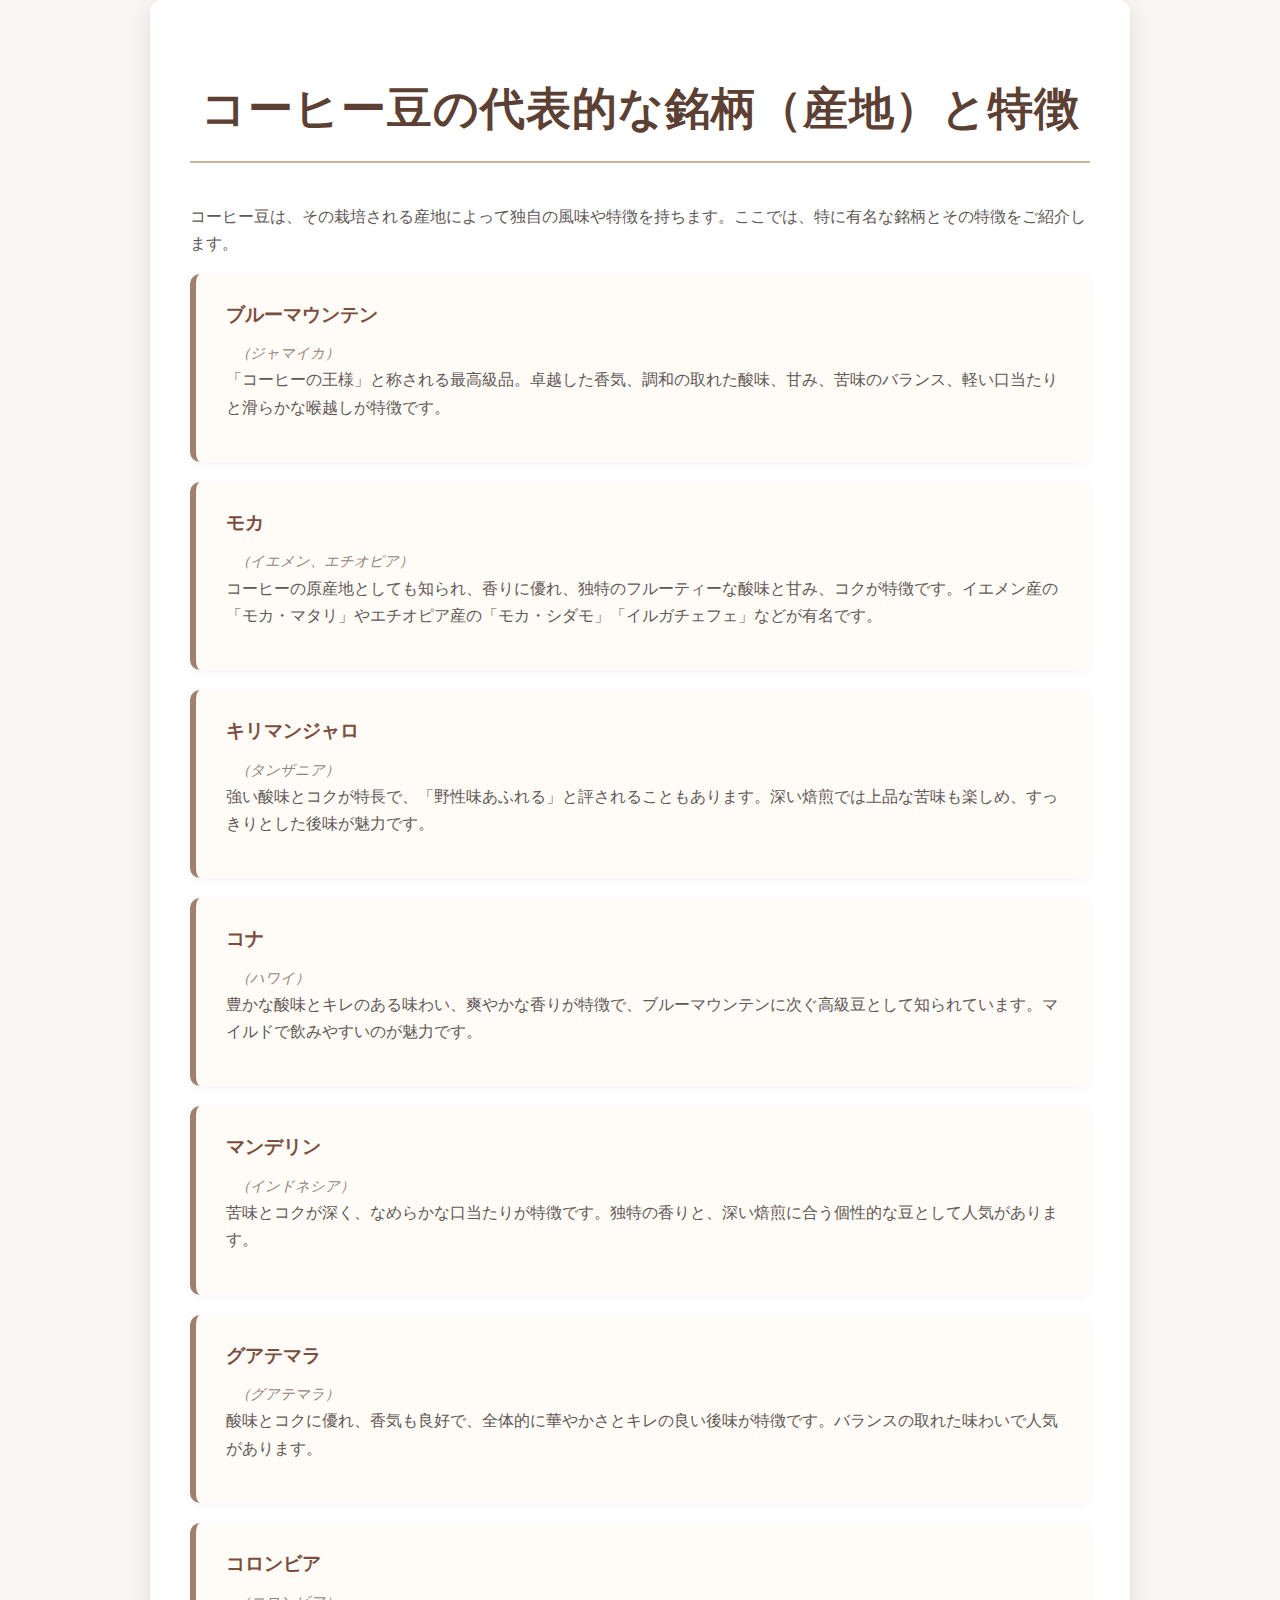
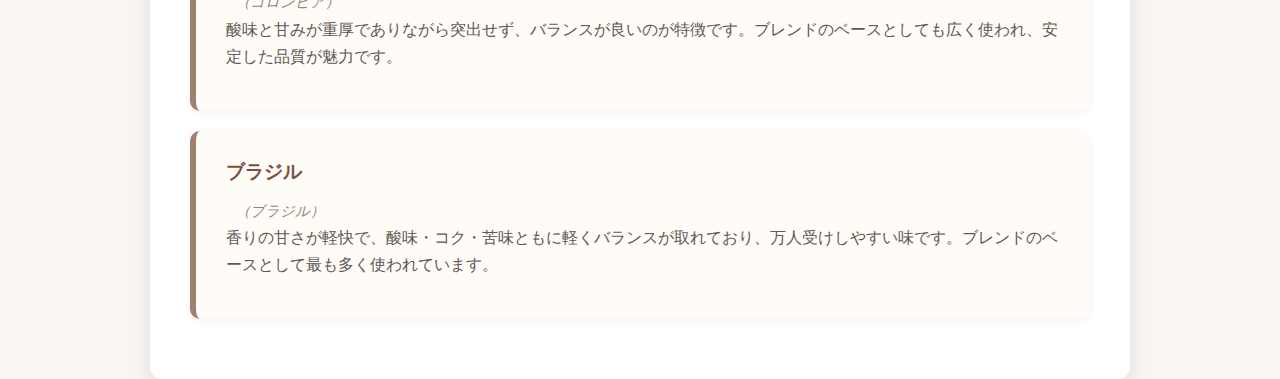
<file: meigara.html>
<!DOCTYPE html>
<html lang="ja">
<head>
    <meta charset="UTF-8">
    <meta name="viewport" content="width=device-width, initial-scale=1.0">
    <title>コーヒー豆の代表的な銘柄と特徴</title>
    <link rel="stylesheet" type="text/css" href="css/meigara.css">
</head>
<body>
    <div class="container">
        <h1>コーヒー豆の代表的な銘柄（産地）と特徴</h1>

        <p>コーヒー豆は、その栽培される産地によって独自の風味や特徴を持ちます。ここでは、特に有名な銘柄とその特徴をご紹介します。</p>

        <ul>
            <li>
                <strong>ブルーマウンテン</strong> <span class="origin">（ジャマイカ）</span>
                <p>「コーヒーの王様」と称される最高級品。卓越した香気、調和の取れた酸味、甘み、苦味のバランス、軽い口当たりと滑らかな喉越しが特徴です。</p>
            </li>
            <li>
                <strong>モカ</strong> <span class="origin">（イエメン、エチオピア）</span>
                <p>コーヒーの原産地としても知られ、香りに優れ、独特のフルーティーな酸味と甘み、コクが特徴です。イエメン産の「モカ・マタリ」やエチオピア産の「モカ・シダモ」「イルガチェフェ」などが有名です。</p>
            </li>
            <li>
                <strong>キリマンジャロ</strong> <span class="origin">（タンザニア）</span>
                <p>強い酸味とコクが特長で、「野性味あふれる」と評されることもあります。深い焙煎では上品な苦味も楽しめ、すっきりとした後味が魅力です。</p>
            </li>
            <li>
                <strong>コナ</strong> <span class="origin">（ハワイ）</span>
                <p>豊かな酸味とキレのある味わい、爽やかな香りが特徴で、ブルーマウンテンに次ぐ高級豆として知られています。マイルドで飲みやすいのが魅力です。</p>
            </li>
            <li>
                <strong>マンデリン</strong> <span class="origin">（インドネシア）</span>
                <p>苦味とコクが深く、なめらかな口当たりが特徴です。独特の香りと、深い焙煎に合う個性的な豆として人気があります。</p>
            </li>
            <li>
                <strong>グアテマラ</strong> <span class="origin">（グアテマラ）</span>
                <p>酸味とコクに優れ、香気も良好で、全体的に華やかさとキレの良い後味が特徴です。バランスの取れた味わいで人気があります。</p>
            </li>
            <li>
                <strong>コロンビア</strong> <span class="origin">（コロンビア）</span>
                <p>酸味と甘みが重厚でありながら突出せず、バランスが良いのが特徴です。ブレンドのベースとしても広く使われ、安定した品質が魅力です。</p>
            </li>
            <li>
                <strong>ブラジル</strong> <span class="origin">（ブラジル）</span>
                <p>香りの甘さが軽快で、酸味・コク・苦味ともに軽くバランスが取れており、万人受けしやすい味です。ブレンドのベースとして最も多く使われています。</p>
            </li>
        </ul>
    </div>
</body>
</html>
</file>
<file: css/index.css>
body {
    font-size: 16px;
    background-color: #f0ebe4;
}

.hero {
    position: relative;
    width: 100%;
    height: 80vh;
    /* 高さは必要に応じて調整 */
    overflow: visible;
}

/* 背景画像 */
.hero img {
    display: block;
    width: 100%;
    height: 100%;
    object-fit: cover;
    border-radius: 20px 20px 40px 40px;
    /* 上は直線、下だけ角丸 */

}

.wave {
    position: absolute;
    bottom: 0;
    left: 0;
    width: 100%;
    height: 100px;
    z-index: 1;
}

/* タイトルとメニューボタン */
.hero h1,
.hero #menuBtn {
    position: absolute;
    z-index: 2;
    color: white;
}

.hero h1 {
    top: 50%;
    left: 50%;
    transform: translate(-50%, -50%);
    font-size: 3.3rem;
    text-shadow: 0 10px 20px rgba(0, 0, 0, 0.5);
    letter-spacing: 0.1rem;
}

/*header#menuBtn{
    position: absolute;
    top: 30px;
    right: 30px;
    width: 30%;
    height: 30%;

}*/









nav {
    display: block;
    width: 240px;
    height: 100%;
    position: fixed;
    z-index: 10;
    background-color: #a07a5f;
    left: -240px;
    opacity: 0.92;
    transition: all 0.3s;
    border-radius: 0 10px 10px 0;
}

.active#sidebar {
    left: 0px;
}

nav ul {
    display: block;
    margin: 100px, 0, 0, 0;
    padding: 0;

}

nav li {
    list-style: none;
    left: 0;
    top: 0;
    text-align: center;
    padding-top: 1rem;
    padding-bottom: 0.5rem;

    transition: all 0.5s;


}

nav li:hover {
    background-color: #6f4e37;


}

nav a {
    text-decoration: none;
    color: black;
    border-bottom: 1px solid black;
    transition: all 0.2s;

}

nav a:hover {
    color: #fdfafa;
}

#mask {
    display: none;
    width: 100%;
    height: 100%;
    left: 0;
    top: 0;
    background-color: #000;
    position: fixed;
    z-index: 8;
}

#mask.active {
    display: block;
    opacity: 0.5;
}

#menuBtn {
    position: absolute;
    top: 30px;
    right: 30px;
    transition: all 0.2s;
}

#menuBtn:hover {
    cursor: pointer;
    transform: scale(1.05);

}

.map-wrapper {
    display: flex;
    justify-content: center;
    position: relative;


}



.map {
    width: 80%;
    height: auto;
    max-width: 600px;
    display: block;
    margin-left: 10%;


}

.pin {
    transition: transform 0.2s ease, box-shadow 0.2s ease;
}

.pin:hover {
    transform: translateY(-10px);
    box-shadow: 0 8px 20px rgba(0, 0, 0, 0.1);
}


section {
    background-color: #fff;
    border-radius: 8px;
    box-shadow: 0 4px 15px rgba(0, 0, 0, 0.08);
    margin-bottom: 30px;
    padding: 30px 40px;
}

section h2 {
    font-size: 2.5em;
    color: #6f4e37;
    text-align: center;
    margin-bottom: 30px;
    padding-bottom: 15px;
    border-bottom: 2px solid #a07a5f;
}

section h3 {
    font-size: 2em;
    color: #8b5e3d;
    margin-top: 40px;
    margin-bottom: 20px;
}

section h4 {
    font-size: 1.4em;
    color: #a07a5f;
    margin-top: 25px;
    margin-bottom: 15px;
    border-left: 5px solid #d4a779;
    padding-left: 10px;
}

section p {
    font-size: 1.1em;
    margin-bottom: 20px;
}

section p strong {
    color: #6f4e37;
}

section ul {
    list-style: none;
    padding: 0;
    margin-bottom: 20px;
}

section ul li {
    background-color: #fdfafa;
    border-left: 4px solid #d4a779;
    padding: 15px 20px;
    margin-bottom: 10px;
    border-radius: 5px;
    box-shadow: 0 1px 3px rgba(0, 0, 0, 0.03);
}

section ul li strong {
    color: #8b5e3d;
    font-size: 1.1em;
    display: block;
    margin-bottom: 5px;
}

section ul ul {
    margin-top: 10px;
    margin-bottom: 0;
    padding-left: 20px;
}

section ul ul li {
    background-color: transparent;
    border-left: none;
    padding: 5px 0;
    margin-bottom: 5px;
    box-shadow: none;
    font-size: 0.95em;
    color: #555;
}


p strong:last-child {
    color: #a07a5f;
    font-size: 1.2em;
}
</file>
<file: css/shurui.css>
body {
    font-family: 'Yu Gothic', 'Meiryo', sans-serif;
    line-height: 1.7;
    color: #333;
    background-color: #f0ebe4;
    margin: 0;
    padding: 0;
}

.container {
    max-width: 960px;
    margin: 0 auto;
    padding: 0 20px;
}


header {
    background-color: #4a2a1a;
    color: #fff;
    padding: 15px 0;
    box-shadow: 0 2px 5px rgba(0, 0, 0, 0.2);
}

header h1 {
    margin: 0;
    font-size: 1.8em;
    float: left;
}

header h1 a {
    color: #fff;
    text-decoration: none;
}

header nav ul {
    list-style: none;
    margin: 0;
    padding: 0;
    float: right;
}

header nav ul li {
    display: inline-block;
    margin-left: 25px;
}

header nav ul li a {
    color: #f0ebe4;
    text-decoration: none;
    font-weight: bold;
    padding: 5px 0;
    transition: color 0.3s ease;
}

header nav ul li a:hover {
    color: #d4a779;
}


header .container::after {
    content: "";
    display: table;
    clear: both;
}


main {
    padding: 40px 0;
}

section {
    background-color: #fff;
    border-radius: 8px;
    box-shadow: 0 4px 15px rgba(0, 0, 0, 0.08);
    margin-bottom: 30px;
    padding: 30px 40px;
}

section h2 {
    font-size: 2.5em;
    color: #6f4e37;
    text-align: center;
    margin-bottom: 30px;
    padding-bottom: 15px;
    border-bottom: 2px solid #a07a5f;
}

section h3 {
    font-size: 2em;
    color: #8b5e3d;
    margin-top: 40px;
    margin-bottom: 20px;
}

section h4 {
    font-size: 1.4em;
    color: #a07a5f;
    margin-top: 25px;
    margin-bottom: 15px;
    border-left: 5px solid #d4a779;
    padding-left: 10px;
}

section p {
    font-size: 1.1em;
    margin-bottom: 20px;
}

section p strong {
    color: #6f4e37;
}

section ul {
    list-style: none;
    padding: 0;
    margin-bottom: 20px;
}

section ul li {
    background-color: #fdfafa;
    border-left: 4px solid #d4a779;
    padding: 15px 20px;
    margin-bottom: 10px;
    border-radius: 5px;
    box-shadow: 0 1px 3px rgba(0, 0, 0, 0.03);
}

section ul li strong {
    color: #8b5e3d;
    font-size: 1.1em;
    display: block;
    margin-bottom: 5px;
}

section ul ul {
    margin-top: 10px;
    margin-bottom: 0;
    padding-left: 20px;
}

section ul ul li {
    background-color: transparent;
    border-left: none;
    padding: 5px 0;
    margin-bottom: 5px;
    box-shadow: none;
    font-size: 0.95em;
    color: #555;
}


p strong:last-child {
    color: #a07a5f;
    font-size: 1.2em;
}

li {
    transition: transform 0.2s ease, box-shadow 0.2s ease;
}

li:hover {
    transform: translateY(-10px);
    box-shadow: 0 8px 20px rgba(0, 0, 0, 0.1);
}
</file>
<file: css/meigara.css>
/* style.css - よりコーヒーに合った色合い */

/* 基本設定 */
body {
    font-family: 'Hiragino Sans', 'ヒラギノ角ゴシック', 'メイリオ', Meiryo, sans-serif;
    line-height: 1.7; /* 行の高さを少し広げて読みやすく */
    margin: 0;
    padding: 0;
    background-color: #F8F5F2; /* ごく淡いクリーム系の背景色 */
    color: #4B4543; /* テキストカラーを濃いチャコールブラウンに */
}

.container {
    max-width: 900px; /* コンテンツの最大幅 */
    margin: auto; /* 中央寄せ */
    padding: 40px; /* パディングを増やす */
    background: #FFFFFF; /* コンテンツ背景は清潔感のある白 */
    border-radius: 12px; /* 角をさらに丸くする */
    box-shadow: 0 6px 20px rgba(0,0,0,0.1); /* 影を強調し、浮遊感を出す */
}

/* ページタイトル */
h1 {
    color: #5C4033; /* 深いコーヒーブラウンのタイトル色 */
    text-align: center;
    margin-bottom: 40px; /* タイトル下の余白を増やす */
    font-size: 2.8em; /* タイトルを大きく */
    letter-spacing: 1px; /* 文字間隔を調整 */
    border-bottom: 2px solid #D4B499; /* 淡いブラウンの下線 */
    padding-bottom: 15px; /* 下線との間隔 */
}

/* セクション見出し */
h2 {
    color: #8B5A4B; /* 温かみのあるテラコッタブラウンの見出し色 */
    border-bottom: 2px solid #F0D9C0; /* より淡いブラウンの下線 */
    padding-bottom: 10px;
    margin-top: 50px; /* 上の要素との間隔を増やす */
    font-size: 1.8em; /* 見出しを調整 */
}

/* リストアイテム */
ul {
    list-style-type: none;
    padding: 0;
}

li {
    background: #FFFBF6; /* リスト項目の背景を優しいクリーム色に */
    margin-bottom: 20px; /* 間隔を広げる */
    padding: 25px 30px; /* パディングを増やす */
    border-radius: 10px; /* 角を丸く */
    box-shadow: 0 2px 10px rgba(0,0,0,0.05); /* 影を強調 */
    border-left: 6px solid #A07F6D; /* 左ボーダーをミディアムブラウンに */
    transition: transform 0.2s ease-in-out, box-shadow 0.2s ease-in-out; /* ホバーアニメーション */
}

li:hover {
    transform: translateY(-25px); /* わずかに浮き上がる */
    box-shadow: 0 8px 20px rgba(0,0,0,0.1); /* 影を強調 */
}

li strong {
    color: #7A4F3F; /* 強調文字を深みのある赤褐色に */
    font-size: 1.2em; /* 文字を少し大きく */
    display: block; /* 改行してタイトルっぽく */
    margin-bottom: 8px; /* 下のpタグとの間隔 */
}

.origin {
    font-style: italic;
    color: #92837C; /* 産地名を落ち着いたグレーブラウンに */
    font-size: 0.9em;
    margin-left: 10px;
}

p {
    margin-top: 0; /* li直下のpタグの上のマージンをリセット */
    margin-left: 0; /* pタグの左マージンをリセット */
    padding-left: 0; /* 必要であれば、字下げはここで調整 */
    color: #5F5957; /* 本文の文字色を少し明るいチャコールブラウンに */
}

/* レスポンシブ対応 */
@media (max-width: 768px) {
    .container {
        padding: 20px;
        margin: 10px;
    }
    h1 {
        font-size: 2.2em;
        margin-bottom: 30px;
    }
    h2 {
        font-size: 1.6em;
        margin-top: 40px;
    }
    li {
        padding: 20px;
        margin-bottom: 15px;
    }
    li strong {
        font-size: 1.1em;
    }
}

@media (max-width: 480px) {
    body {
        margin: 10px;
    }
    .container {
        padding: 15px;
    }
    h1 {
        font-size: 1.8em;
        margin-bottom: 20px;
    }
    h2 {
        font-size: 1.4em;
        margin-top: 30px;
    }
    li {
        padding: 15px;
        margin-bottom: 10px;
    }
}
</file>
